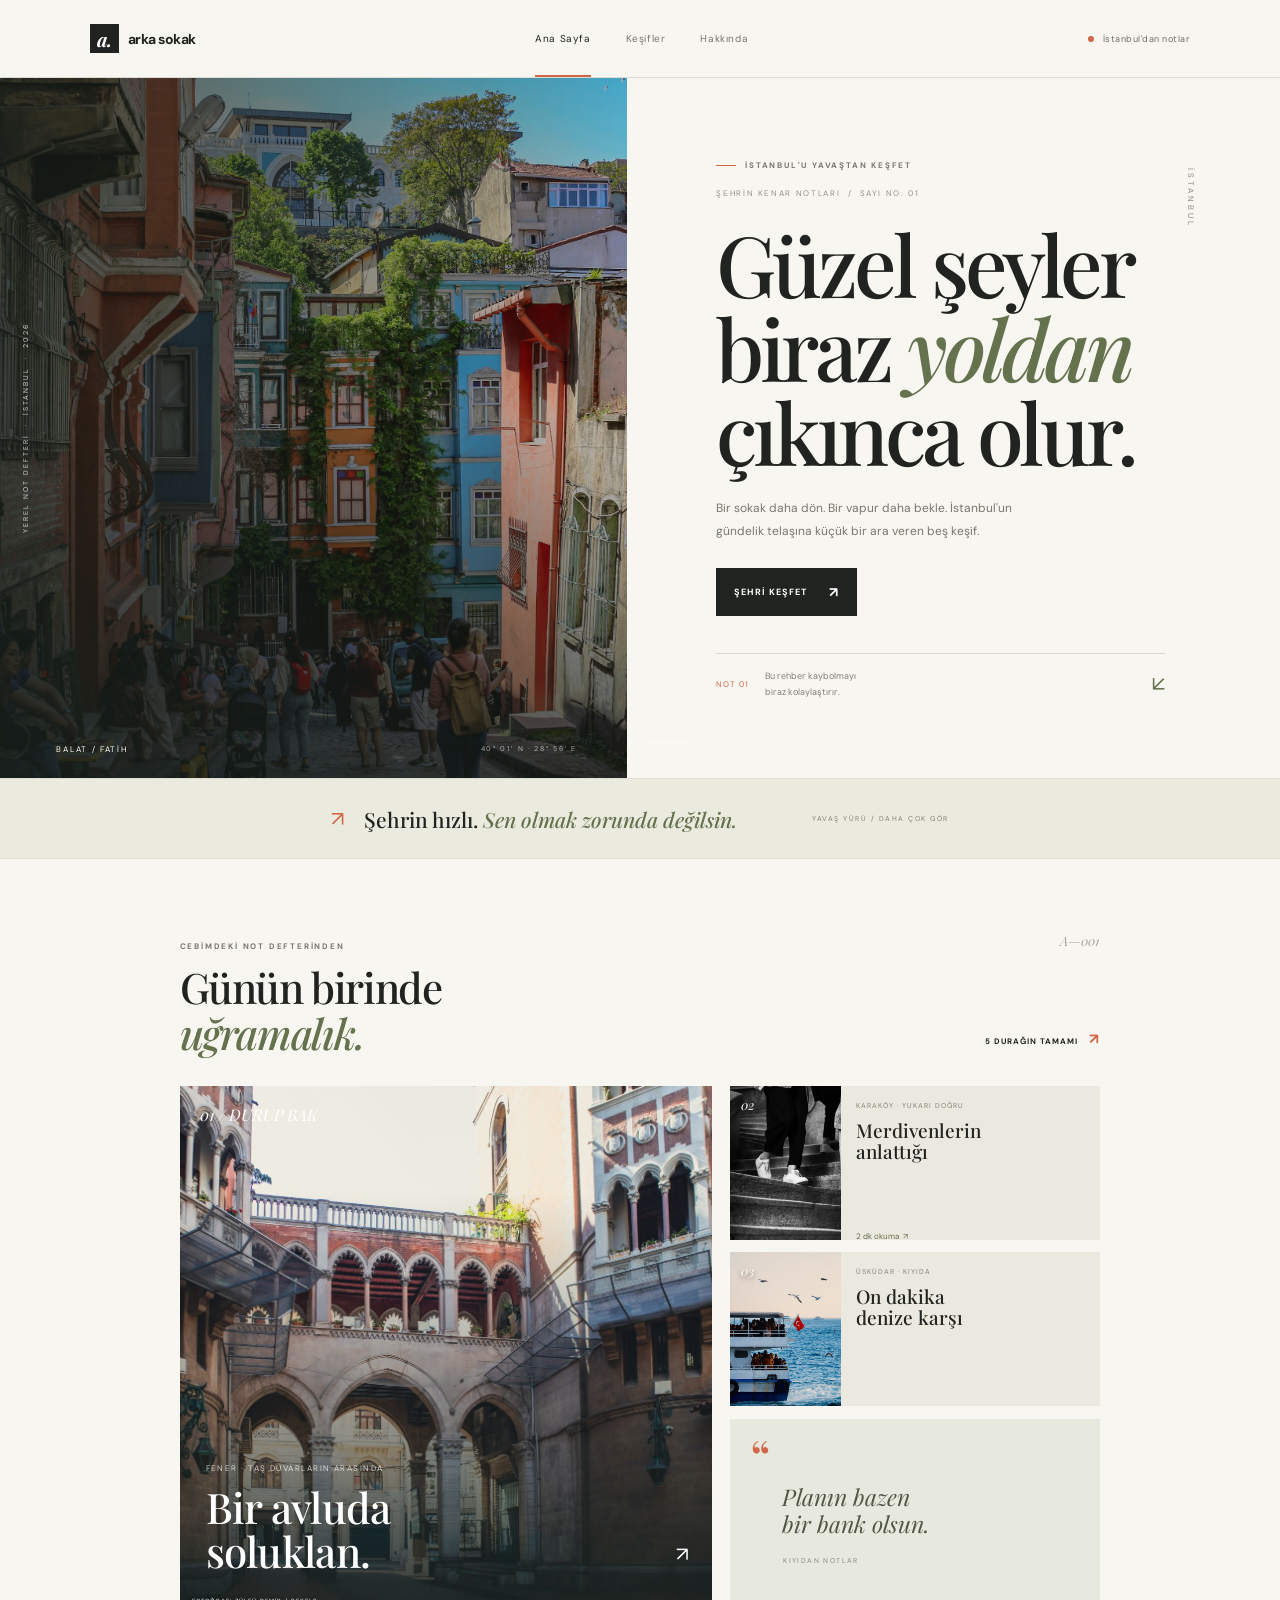
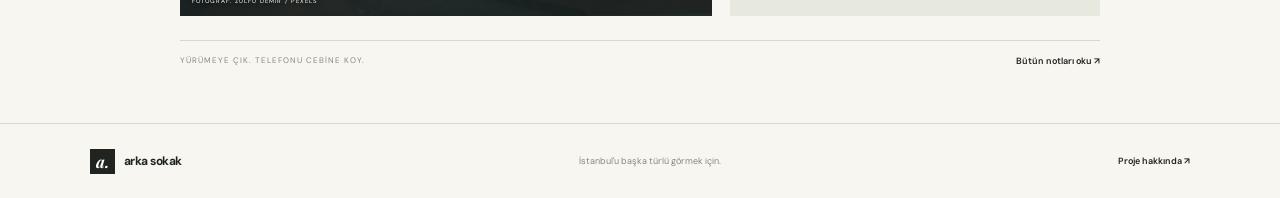
<file: index.html>
<!doctype html>
<html lang="tr">
<head>
  <meta charset="utf-8">
  <meta name="viewport" content="width=device-width, initial-scale=1">
  <meta name="description" content="İstanbul'un sakin avlularını, kıyı köşelerini ve kısa şehir kaçamaklarını keşfet.">
  <title>Arka Sokak — Şehrin sakin tarafı</title>
  <link rel="preconnect" href="https://fonts.googleapis.com">
  <link rel="preconnect" href="https://fonts.gstatic.com" crossorigin>
  <link href="https://fonts.googleapis.com/css2?family=DM+Sans:wght@400;500;600;700&family=Playfair+Display:wght@500;600;700&display=swap" rel="stylesheet">
  <link rel="stylesheet" href="style.css">
  <script src="script.js" defer></script>
</head>
<body>
  <header class="site-header">
    <a class="brand" href="index.html" aria-label="Arka Sokak ana sayfa"><span class="brand-mark">a.</span><span>arka sokak</span></a>
    <nav class="nav" aria-label="Ana menü">
      <a class="active" aria-current="page" href="index.html">Ana Sayfa</a>
      <a href="icerikler.html">Keşifler</a>
      <a href="hakkinda.html">Hakkında</a>
    </nav>
    <a class="header-note" href="icerikler.html"><span class="status-dot"></span> İstanbul'dan notlar</a>
  </header>

  <main class="editorial-home">
    <section class="home-hero">
      <div class="home-image" role="img" aria-label="Balat'ın renkli tarihi evleri ve taş sokakları"><div class="home-image-overlay"></div><p class="image-credit">BALAT / FATİH <span>40° 01′ N · 28° 56′ E</span></p></div>
      <div class="home-copy"><p class="eyebrow"><span class="eyebrow-line"></span> İSTANBUL'U YAVAŞTAN KEŞFET</p><p class="display-kicker">ŞEHRİN KENAR NOTLARI&nbsp; / &nbsp;SAYI NO. 01</p><h1>Güzel şeyler<br>biraz <em>yoldan</em><br>çıkınca olur.</h1><p class="hero-text">Bir sokak daha dön. Bir vapur daha bekle. İstanbul'un gündelik telaşına küçük bir ara veren beş keşif.</p><a class="button button-dark" href="icerikler.html">ŞEHRİ KEŞFET <span aria-hidden="true">↗</span></a><div class="home-annotation"><span>NOT 01</span><span>Bu rehber kaybolmayı<br>biraz kolaylaştırır.</span><span class="annotation-mark">↙</span></div></div>
      <div class="vertical-note">YEREL NOT DEFTERİ&nbsp; · &nbsp;İSTANBUL&nbsp; · &nbsp;2026</div>
      <div class="hero-pagination"><span>01</span><span class="page-line"></span><span>05</span></div>
    </section>
    <section class="manifesto-strip"><span class="manifesto-mark">↗</span><p>Şehrin hızlı. <em>Sen olmak zorunda değilsin.</em></p><span class="manifesto-side">YAVAŞ YÜRÜ / DAHA ÇOK GÖR</span></section>
    <section class="field-notes section-wrap"><div class="field-heading"><div><p class="eyebrow">CEBİMDEKİ NOT DEFTERİNDEN</p><h2>Günün birinde<br><em>uğramalık.</em></h2></div><a class="all-link" href="icerikler.html">5 DURAĞIN TAMAMI <span>↗</span></a><span class="field-number">A—001</span></div>
      <div class="editorial-grid"><a class="feature-note" href="icerikler.html"><img src="assets/courtyard.jpg" alt="İstanbul'da kemerli tarihi bir avlu" loading="lazy"><span class="photo-shade"></span><span class="feature-index">01 / DURUP BAK</span><span class="feature-copy"><small>FENER · TAŞ DUVARLARIN ARASINDA</small><strong>Bir avluda<br>soluklan.</strong></span><span class="feature-arrow">↗</span><span class="photo-credit">FOTOĞRAF: ZÜLFÜ DEMİR / PEXELS</span></a><div class="side-notes"><a class="side-note" href="icerikler.html"><span class="note-index">02</span><img src="assets/stairs.jpg" alt="İstanbul'da eski taş merdivenler" loading="lazy"><span class="side-note-copy"><small>KARAKÖY · YUKARI DOĞRU</small><strong>Merdivenlerin<br>anlattığı</strong><span>2 dk okuma&nbsp; ↗</span></span></a><a class="side-note" href="icerikler.html"><span class="note-index">03</span><img src="assets/ferry.jpg" alt="İstanbul Boğazı'nda yol alan şehir vapuru" loading="lazy"><span class="side-note-copy"><small>ÜSKÜDAR · KIYIDA</small><strong>On dakika<br>denize karşı</strong><span>3 dk okuma&nbsp; ↗</span></span></a><div class="side-pullquote"><span>“</span><p>Planın bazen<br>bir bank olsun.</p><small>KIYIDAN NOTLAR</small></div></div></div><div class="field-bottom"><span>YÜRÜMEYE ÇIK. TELEFONU CEBİNE KOY.</span><a href="icerikler.html">Bütün notları oku ↗</a></div>
    </section>
  </main>  <footer class="site-footer"><a class="brand footer-brand" href="index.html"><span class="brand-mark">a.</span><span>arka sokak</span></a><span>İstanbul'u başka türlü görmek için.</span><a href="hakkinda.html">Proje hakkında ↗</a></footer>
</body>
</html>
</file>
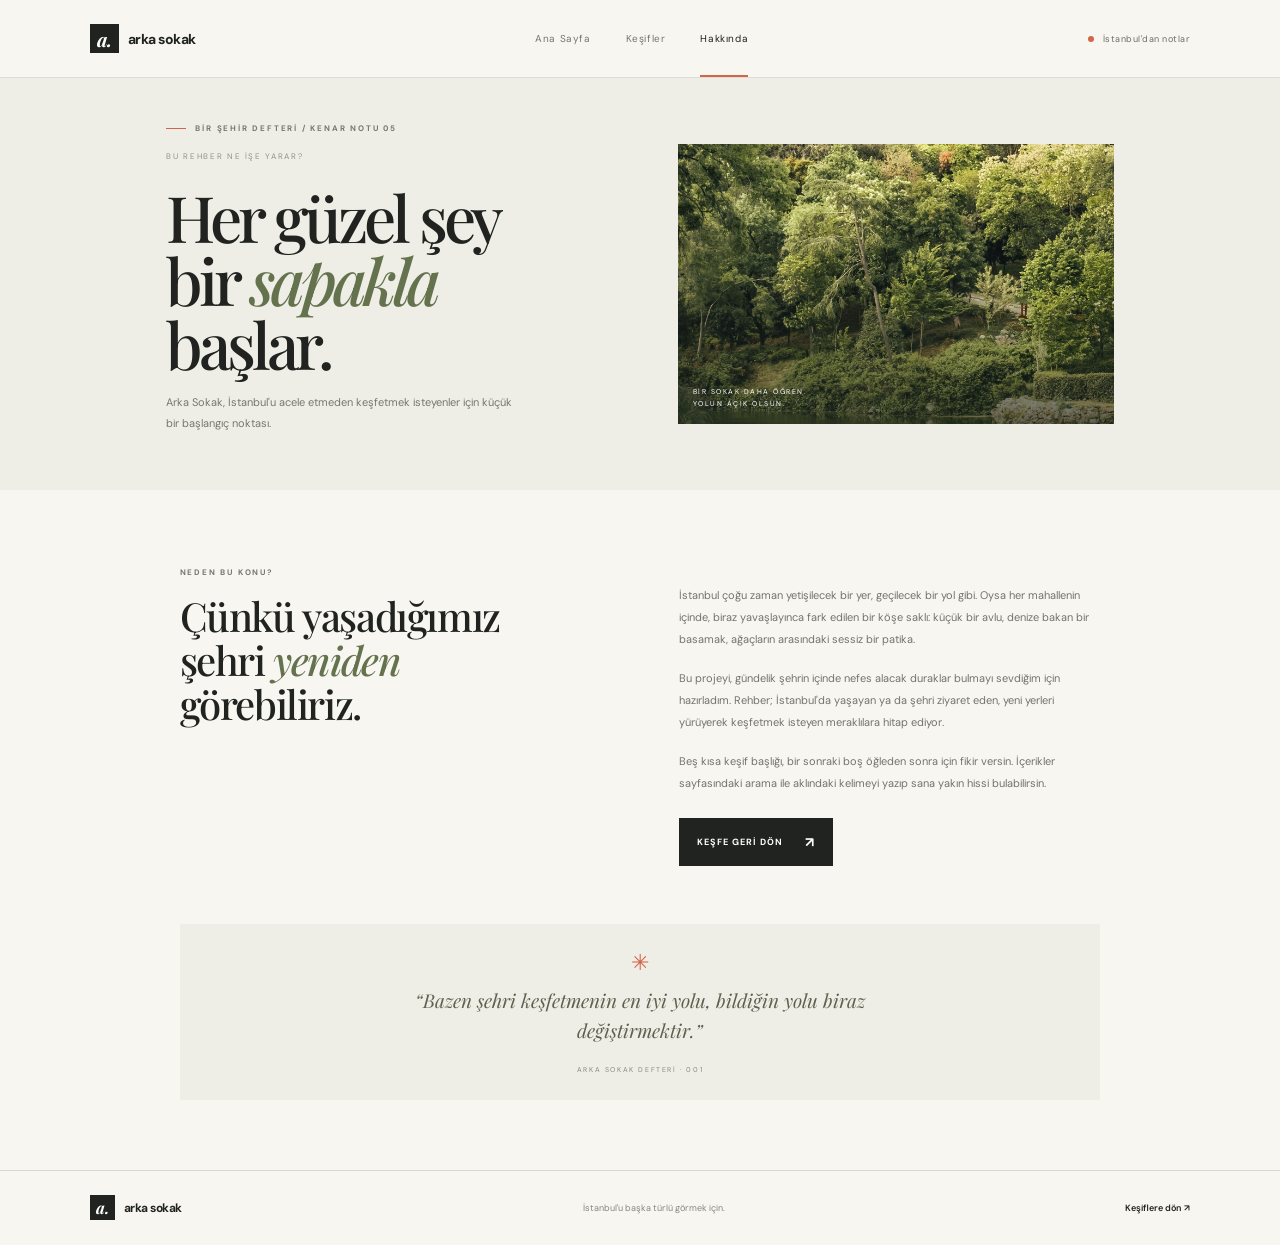
<file: hakkinda.html>
<!doctype html>
<html lang="tr">
<head>
  <meta charset="utf-8">
  <meta name="viewport" content="width=device-width, initial-scale=1">
  <meta name="description" content="Arka Sokak rehberinin amacı ve hazırlayanın proje notu.">
  <title>Hakkında — Arka Sokak</title>
  <link rel="preconnect" href="https://fonts.googleapis.com"><link rel="preconnect" href="https://fonts.gstatic.com" crossorigin>
  <link href="https://fonts.googleapis.com/css2?family=DM+Sans:wght@400;500;600;700&family=Playfair+Display:wght@500;600;700&display=swap" rel="stylesheet">
  <link rel="stylesheet" href="style.css"><script src="script.js" defer></script>
</head>
<body>
  <header class="site-header"><a class="brand" href="index.html" aria-label="Arka Sokak ana sayfa"><span class="brand-mark">a.</span><span>arka sokak</span></a><nav class="nav" aria-label="Ana menü"><a href="index.html">Ana Sayfa</a><a href="icerikler.html">Keşifler</a><a class="active" aria-current="page" href="hakkinda.html">Hakkında</a></nav><a class="header-note" href="icerikler.html"><span class="status-dot"></span> İstanbul'dan notlar</a></header>
  <main>
    <section class="about-hero"><div class="about-copy"><p class="eyebrow"><span class="eyebrow-line"></span> BİR ŞEHİR DEFTERİ / KENAR NOTU 05</p><p class="display-kicker">BU REHBER NE İŞE YARAR?</p><h1>Her güzel şey<br>bir <em>sapakla</em><br>başlar.</h1><p class="about-lead">Arka Sokak, İstanbul'u acele etmeden keşfetmek isteyenler için küçük bir başlangıç noktası.</p></div><div class="about-art"><img src="assets/park.jpg" alt="İstanbul'da yeşil bir parkta sakin bir yürüyüş yolu" loading="lazy"><span class="about-art-note">BİR SOKAK DAHA ÖĞREN.<br>YOLUN AÇIK OLSUN.</span></div></section>
    <section class="about-content section-wrap"><div class="about-columns"><div><p class="eyebrow">NEDEN BU KONU?</p><h2>Çünkü yaşadığımız<br>şehri <em>yeniden</em><br>görebiliriz.</h2></div><div class="about-prose"><p>İstanbul çoğu zaman yetişilecek bir yer, geçilecek bir yol gibi. Oysa her mahallenin içinde, biraz yavaşlayınca fark edilen bir köşe saklı: küçük bir avlu, denize bakan bir basamak, ağaçların arasındaki sessiz bir patika.</p><p>Bu projeyi, gündelik şehrin içinde nefes alacak duraklar bulmayı sevdiğim için hazırladım. Rehber; İstanbul'da yaşayan ya da şehri ziyaret eden, yeni yerleri yürüyerek keşfetmek isteyen meraklılara hitap ediyor.</p><p>Beş kısa keşif başlığı, bir sonraki boş öğleden sonra için fikir versin. İçerikler sayfasındaki arama ile aklındaki kelimeyi yazıp sana yakın hissi bulabilirsin.</p><a class="button button-dark" href="icerikler.html">KEŞFE GERİ DÖN <span aria-hidden="true">↗</span></a></div></div><div class="about-note"><span class="note-star">✳</span><p>“Bazen şehri keşfetmenin en iyi yolu, bildiğin yolu biraz değiştirmektir.”</p><span class="note-credit">ARKA SOKAK DEFTERİ · 001</span></div></section>
  </main>  <footer class="site-footer"><a class="brand footer-brand" href="index.html"><span class="brand-mark">a.</span><span>arka sokak</span></a><span>İstanbul'u başka türlü görmek için.</span><a href="icerikler.html">Keşiflere dön ↗</a></footer>
</body>
</html>
</file>
<file: style.css>
:root{--ink:#20231f;--muted:#797a70;--paper:#f7f6f0;--olive:#65724e;--line:#d9d8cf;--orange:#d26648;--serif:'Playfair Display',Georgia,serif;--sans:'DM Sans',Arial,sans-serif}*{box-sizing:border-box}html{scroll-behavior:smooth}body{margin:0;background:var(--paper);color:var(--ink);font-family:var(--sans);font-size:14px;-webkit-font-smoothing:antialiased}a{color:inherit;text-decoration:none}img{display:block;width:100%;height:100%;object-fit:cover}.site-header{height:78px;display:flex;align-items:center;justify-content:space-between;padding:0 7%;border-bottom:1px solid rgba(39,41,33,.13);position:relative;z-index:5;background:var(--paper)}.brand{display:flex;align-items:center;gap:9px;font-weight:700;letter-spacing:-.5px;font-size:14px}.brand-mark{display:grid;place-items:center;background:var(--ink);color:#fff;width:29px;height:29px;font-family:var(--serif);font-size:19px;font-style:italic}.nav{height:100%;display:flex;gap:35px;align-items:center}.nav a{height:100%;display:flex;align-items:center;color:#77776e;font-size:10px;letter-spacing:.6px;position:relative}.nav a:hover,.nav a.active{color:var(--ink)}.nav a.active:after{content:'';position:absolute;bottom:0;left:0;right:0;height:2px;background:var(--orange)}.header-note{font-size:9px;color:#6e6e65;display:flex;align-items:center;gap:9px;letter-spacing:.5px}.status-dot{width:6px;height:6px;background:var(--orange);border-radius:50%}.hero{max-width:1280px;margin:auto}.home-hero{position:relative;min-height:650px;padding:68px 9% 70px;display:grid;grid-template-columns:1.04fr .96fr;align-items:center;gap:7%;overflow:hidden}.home-image{position:absolute;top:0;left:0;bottom:0;width:49%;background:url('assets/balat.jpg') center 54%/cover no-repeat;z-index:-1}.home-image-overlay{position:absolute;inset:0;background:linear-gradient(90deg,#18201cb3,#18201c33 77%,transparent),linear-gradient(0deg,#171c19a6,transparent 52%)}.image-credit{position:absolute;bottom:24px;left:9%;right:8%;margin:0;color:white;font-size:8px;letter-spacing:1.7px;display:flex;justify-content:space-between}.image-credit span{font-size:7px;color:#ffffffa0}.home-copy{grid-column:2;position:relative;padding:14px 0 5px 20px}.home-copy:before{content:'İSTANBUL';position:absolute;right:-31px;top:22px;writing-mode:vertical-rl;font-size:8px;letter-spacing:3px;color:#89897e}.eyebrow{font-size:8px;letter-spacing:1.8px;color:#77776e;font-weight:700;margin:0 0 18px;display:flex;gap:9px;align-items:center}.eyebrow-line{width:20px;height:1px;background:var(--orange)}.home-image~.home-copy .eyebrow{color:#77776e}.display-kicker{font-size:8px;letter-spacing:1.65px;color:#939187;margin:0 0 24px}.home-copy h1,.content-hero h1,.about-hero h1{font:500 clamp(57px,6.6vw,88px)/.99 var(--serif);letter-spacing:-4px;margin:0 0 24px}.home-copy h1 em,.content-hero h1 em,.about-hero h1 em,.field-heading h2 em,.search-topline h2 em,.about-columns h2 em{font-weight:500;color:var(--olive)}.home-copy .hero-text{font-size:12px;line-height:1.9;color:#77776e;max-width:345px;margin-bottom:25px}.button{display:inline-flex;align-items:center;gap:22px;padding:15px 18px;font-size:9px;letter-spacing:1px;font-weight:700;transition:background .2s,transform .2s}.button:hover{background:var(--orange);transform:translateY(-2px)}.button-dark{background:var(--ink);color:white}.button span{font-size:14px}.home-annotation{margin-top:37px;border-top:1px solid var(--line);padding-top:13px;display:flex;gap:16px;align-items:center;color:#818178;font-size:9px;line-height:1.7}.home-annotation>span:first-child{color:var(--orange);font-size:8px;letter-spacing:1px}.annotation-mark{margin-left:auto;font-size:21px;color:var(--olive)}.vertical-note{position:absolute;left:21px;top:50%;writing-mode:vertical-rl;transform:translateY(-50%) rotate(180deg);font-size:7px;letter-spacing:2px;color:#ffffffc7}.hero-pagination{position:absolute;left:49%;bottom:31px;display:flex;align-items:center;gap:10px;font-size:8px;letter-spacing:1px;color:#fff}.hero-pagination span:last-child{color:#ffffff88}.page-line{height:1px;width:42px;background:#ffffff91}.manifesto-strip{min-height:81px;background:#eaeadf;display:flex;align-items:center;justify-content:center;gap:20px;padding:16px 6%;border-top:1px solid #dfded3;border-bottom:1px solid #dfded3}.manifesto-mark{font-size:21px;color:var(--orange)}.manifesto-strip p{font:500 21px var(--serif);margin:0}.manifesto-strip p em{color:var(--olive)}.manifesto-side{margin-left:55px;color:#838379;font-size:7px;letter-spacing:1.5px}.section-wrap{max-width:1100px;margin:0 auto;padding-left:7%;padding-right:7%}.field-notes{padding-top:82px;padding-bottom:56px}.field-heading{display:grid;grid-template-columns:1fr auto;align-items:end;position:relative;margin-bottom:30px}.field-heading .eyebrow{margin-bottom:13px}.field-heading h2,.search-topline h2,.about-columns h2{font:500 42px/1.1 var(--serif);letter-spacing:-1.4px;margin:0}.all-link{font-size:8px;font-weight:700;letter-spacing:1px;padding-bottom:7px}.all-link span{font-size:15px;color:var(--orange);margin-left:8px}.field-number{position:absolute;right:1px;top:-9px;font:italic 13px var(--serif);color:#a4a399}.editorial-grid{display:grid;grid-template-columns:1.18fr .82fr;gap:18px}.feature-note{position:relative;height:492px;overflow:hidden;color:white;isolation:isolate}.feature-note>img{position:absolute;inset:0;z-index:-2;transition:transform .5s}.feature-note:hover>img,.side-note:hover>img{transform:scale(1.04)}.photo-shade{position:absolute;inset:0;z-index:-1;background:linear-gradient(0deg,#18201de8 0,#18201d55 42%,transparent 80%)}.feature-index{position:absolute;top:18px;left:20px;font:italic 16px var(--serif)}.feature-copy{position:absolute;left:26px;bottom:42px;display:flex;flex-direction:column;gap:12px}.feature-copy small{font-size:8px;letter-spacing:1.45px;color:#ffffffbd}.feature-copy strong{font:500 42px/1.07 var(--serif);letter-spacing:-.7px}.feature-arrow{position:absolute;right:23px;bottom:49px;font-size:20px}.photo-credit{position:absolute;left:26px;bottom:14px;color:#ffffff9a;font-size:6px;letter-spacing:1.2px}.side-notes{display:flex;flex-direction:column;gap:12px}.side-note{height:154px;display:grid;grid-template-columns:111px 1fr;position:relative;overflow:hidden;background:#ebe9df}.side-note>img{transition:transform .4s;min-width:0}.note-index{position:absolute;z-index:2;top:10px;left:11px;color:white;font:italic 13px var(--serif);text-shadow:0 2px 5px #0008}.side-note-copy{padding:15px 10px 12px 15px;display:flex;flex-direction:column;align-items:flex-start}.side-note-copy small{font-size:7px;letter-spacing:1px;color:#838276;margin-bottom:10px}.side-note-copy strong{font:500 19px/1.1 var(--serif)}.side-note-copy>span{margin-top:auto;font-size:8px;color:var(--olive)}.side-pullquote{flex:1;min-height:156px;margin-top:1px;background:#e8e9de;position:relative;padding:18px 20px}.side-pullquote>span{font:50px/.8 var(--serif);color:var(--orange)}.side-pullquote p{font:italic 23px/1.15 var(--serif);margin:3px 0 12px 32px;color:#505749}.side-pullquote small{font-size:7px;letter-spacing:1.4px;color:#8b8a80;margin-left:33px}.field-bottom{border-top:1px solid var(--line);margin-top:24px;padding-top:14px;display:flex;justify-content:space-between;font-size:8px;letter-spacing:1px;color:#89887f}.field-bottom a{color:var(--ink);letter-spacing:0;font-size:9px;font-weight:600}.site-footer{border-top:1px solid var(--line);min-height:75px;padding:15px 7%;display:flex;align-items:center;justify-content:space-between;color:#88877e;font-size:9px}.footer-brand{color:var(--ink);font-size:12px}.footer-brand .brand-mark{width:25px;height:25px;font-size:16px}.site-footer>a:last-child{color:var(--ink);font-weight:600}.content-hero{padding:61px 10% 46px;display:grid;grid-template-columns:1fr .72fr;align-items:center;gap:8%;background:#eeeee6}.content-hero-inner{padding-left:5%}.content-hero .eyebrow{margin-bottom:16px}.content-hero .display-kicker{margin-bottom:18px}.content-hero h1{font-size:67px;margin-bottom:15px}.content-hero-inner>p:not(.eyebrow):not(.display-kicker){font-size:11px;line-height:1.8;color:#77776e;max-width:350px}.content-meta{display:flex;gap:23px;margin-top:23px;color:#77776e;font-size:7px;letter-spacing:1.35px}.content-meta span:first-child{color:var(--olive)}.content-hero-image{height:280px;position:relative}.content-hero-image:after{content:'';position:absolute;inset:45% 0 0;background:linear-gradient(0deg,#181d18ad,transparent)}.content-hero-image .image-credit{z-index:1;left:auto;right:12px;bottom:13px;font-size:7px}.discover{padding-top:48px;padding-bottom:78px}.search-topline{display:flex;align-items:end;justify-content:space-between;margin-bottom:23px}.search-topline .eyebrow{font-size:7px;margin-bottom:12px}.search-topline h2{font-size:33px}.search-issue{font-size:7px;letter-spacing:1.2px;color:#8b8a80;padding-bottom:5px}.search-panel{display:grid;grid-template-columns:190px 1fr auto;align-items:center;gap:19px;padding:14px 19px;background:#ecece3;margin-bottom:24px;border-top:1px solid #ddddd2;border-bottom:1px solid #ddddd2}.search-label{font-size:8px;font-weight:700;letter-spacing:1px}.search-label span{color:var(--orange);margin-right:8px}.search-input-wrap{height:42px;border:1px solid #d2d1c6;background:#f9f8f3;display:flex;align-items:center;padding:0 12px;gap:10px}.search-input-wrap:focus-within{border-color:var(--olive);box-shadow:0 0 0 2px #65724e22}.search-input-wrap>span{font-size:21px;color:var(--olive)}.search-input-wrap input{border:0;outline:none;background:transparent;font:10px var(--sans);color:var(--ink);width:100%;min-width:0}.search-input-wrap input::placeholder{color:#aaa99f}.clear-search{border:0;background:transparent;color:#77776e;font-size:19px;cursor:pointer;line-height:1}.clear-search:hover{color:var(--orange)}.result-count{margin:0;color:#77776e;font-size:9px;white-space:nowrap}.discovery-grid{display:grid;grid-template-columns:repeat(3,minmax(0,1fr));gap:20px 15px}.discovery-card{background:#fdfcf8;min-width:0;border:1px solid #e7e6dc;transition:transform .25s,box-shadow .25s}.discovery-card:hover{transform:translateY(-3px);box-shadow:0 9px 25px #302f2010}.discovery-photo{height:205px;position:relative;overflow:hidden;background:#d8d6ca}.discovery-photo img{transition:transform .45s}.discovery-card:hover .discovery-photo img{transform:scale(1.045)}.photo-number{position:absolute;top:12px;left:13px;color:#fff;font:italic 17px var(--serif);text-shadow:0 2px 8px #0009}.photo-credit{position:absolute;left:12px;bottom:11px;color:#fff;font-size:6px;letter-spacing:1px;text-shadow:0 1px 5px #000}.photo-location{position:absolute;right:11px;bottom:11px;color:white;font-size:6px;letter-spacing:1px;text-shadow:0 1px 5px #000}.discovery-body{padding:17px 16px 14px}.card-category{color:var(--olive);font-size:7px;letter-spacing:1.2px;font-weight:700;margin:0 0 9px}.card-category span{color:#aaa99f;font-weight:500}.discovery-body h2{font:500 22px var(--serif);letter-spacing:-.4px;margin:0 0 9px}.discovery-body>p:not(.card-category){font-size:9px;line-height:1.85;color:#7c7b72;margin:0 0 15px}.card-fact{border-top:1px solid #e9e8df;padding-top:11px;display:flex;gap:10px;align-items:center}.card-fact>span:first-child{font-size:6px;color:#99988d;letter-spacing:1px}.card-fact strong{font-size:8px;font-weight:600;color:#4c4d43}.card-arrow{margin-left:auto;font-size:13px;color:var(--orange)}.closing-card{background:#e8e9de;min-height:340px;padding:24px 21px;display:flex;flex-direction:column;align-items:flex-start}.closing-mark{font-size:27px;color:var(--orange);margin-bottom:36px}.closing-overline{font-size:7px;letter-spacing:1.4px;color:#7a7a6e;margin-bottom:11px}.closing-card strong{font:500 28px/1.08 var(--serif);color:#4e5944}.closing-link{margin-top:auto;font-size:7px;letter-spacing:1px;font-weight:700}.empty-state{background:#eeeee6;text-align:center;padding:34px 20px;color:#77776e;font-size:12px;line-height:1.8}.empty-state span{display:block;font-size:23px;color:var(--orange);margin-top:7px}.search-tip{margin-top:18px;display:flex;align-items:center;gap:9px;color:#8b8a80;font-size:8px}.search-tip>span{width:15px;height:15px;border:1px solid #a6a596;color:#747769;border-radius:50%;display:grid;place-items:center;font:italic 10px var(--serif)}.about-hero{min-height:412px;background:#eeeee6;display:grid;grid-template-columns:1fr 1fr;align-items:center;padding:43px 13%;gap:8%;overflow:hidden}.about-hero h1{font-size:64px;margin-bottom:17px}.about-lead{font-size:11px;line-height:1.9;color:#77776e;max-width:350px}.about-art{height:280px;position:relative;overflow:hidden}.about-art img{position:absolute;inset:0}.about-art:after{content:'';position:absolute;inset:45% 0 0;background:linear-gradient(0deg,#172019a8,transparent)}.about-art-note{position:absolute;z-index:2;left:15px;bottom:14px;color:white;font-size:7px;letter-spacing:1.5px;line-height:1.7}.about-content{padding-top:77px;padding-bottom:70px}.about-columns{display:grid;grid-template-columns:.9fr 1fr;gap:13%;align-items:start}.about-columns .eyebrow{margin-bottom:17px}.about-columns h2{font-size:40px}.about-prose{padding-top:6px}.about-prose p{font-size:11px;line-height:2;color:#74746c;margin-bottom:17px}.about-prose .button{margin-top:7px}.about-note{margin-top:58px;padding:24px 10%;background:#eeeee6;text-align:center;position:relative}.note-star{font-size:22px;color:var(--orange)}.about-note p{font:italic 19px/1.6 var(--serif);color:#5d624e;margin:8px auto 12px;max-width:570px}.note-credit{font-size:7px;letter-spacing:1.6px;color:#89887f}a:focus-visible,button:focus-visible,input:focus-visible{outline:3px solid #d26648;outline-offset:3px}@media(min-width:1200px){.home-hero{min-height:700px}.feature-note{height:530px}.discovery-photo{height:225px}}@media(max-width:760px){.site-header{height:70px;padding:0 5%}.header-note{display:none}.nav{gap:20px}.nav a{font-size:9px}.brand{font-size:13px}.home-hero{min-height:620px;padding:48px 7% 58px;grid-template-columns:1fr .9fr;gap:2%}.home-image{width:47%}.home-copy{padding-left:10px}.home-copy h1{font-size:60px}.home-copy .hero-text{font-size:11px}.home-annotation{margin-top:28px}.vertical-note{left:10px}.hero-pagination{left:46%}.manifesto-side{margin-left:15px}.manifesto-strip p{font-size:18px}.section-wrap{padding-left:6%;padding-right:6%}.field-notes{padding-top:65px}.editorial-grid{grid-template-columns:1.05fr .95fr;gap:12px}.feature-note{height:440px}.side-note{grid-template-columns:95px 1fr;height:137px}.side-note-copy{padding:12px 8px 10px 12px}.side-note-copy strong{font-size:17px}.content-hero{padding:48px 7%;gap:4%}.content-hero-inner{padding-left:0}.content-hero h1{font-size:55px}.content-hero-image{height:240px}.search-panel{grid-template-columns:150px 1fr auto;gap:12px;padding:13px}.discovery-grid{grid-template-columns:repeat(2,minmax(0,1fr));gap:14px}.discovery-photo{height:180px}.closing-card{min-height:300px}.about-hero{padding:40px 8%;gap:5%}.about-hero h1{font-size:49px}.about-art{height:235px}.about-content{padding-top:59px}.about-columns{gap:8%}.about-columns h2{font-size:34px}.site-footer{padding:15px 5%}.site-footer>span{display:none}}@media(max-width:520px){.site-header{padding:0 4%;height:66px}.nav{gap:12px}.nav a{font-size:8px;letter-spacing:0}.brand{gap:6px;font-size:11px}.brand-mark{width:24px;height:24px;font-size:16px}.home-hero{min-height:740px;display:flex;flex-direction:column;justify-content:flex-end;align-items:stretch;padding:0 7% 43px}.home-image{width:100%;height:52%;bottom:auto;background-position:center 54%}.home-image-overlay{background:linear-gradient(0deg,var(--paper) 0%,#f7f6f0e8 13%,transparent 48%),linear-gradient(90deg,#16201d4a,transparent)}.vertical-note{top:22%;left:11px;transform:translateY(-50%) rotate(180deg);font-size:6px}.hero-pagination{left:auto;right:7%;top:47%;bottom:auto;color:var(--ink)}.page-line{background:#838377}.hero-pagination span:last-child{color:#888}.home-copy{padding:0;position:relative}.home-copy:before{display:none}.home-copy .eyebrow{font-size:7px;margin-bottom:14px}.display-kicker{font-size:7px;margin-bottom:15px}.home-copy h1{font-size:57px;letter-spacing:-2.7px;margin-bottom:17px}.home-copy .hero-text{font-size:11px;max-width:320px}.home-annotation{margin-top:24px}.manifesto-strip{min-height:76px;justify-content:flex-start;gap:12px;padding:15px 6%}.manifesto-strip p{font-size:16px}.manifesto-side{display:none}.field-notes{padding-top:55px;padding-bottom:42px}.field-heading h2{font-size:36px}.field-heading .eyebrow{font-size:7px}.field-number{font-size:11px}.all-link{font-size:7px}.editorial-grid{grid-template-columns:1fr;gap:10px}.feature-note{height:390px}.feature-copy{left:20px;bottom:40px}.feature-copy strong{font-size:37px}.photo-credit{left:20px}.side-notes{display:grid;grid-template-columns:1fr 1fr;gap:9px}.side-note{height:226px;display:flex;flex-direction:column}.side-note>img{height:110px;flex:none}.side-note-copy{flex:1;padding:10px}.side-note-copy small{font-size:6px}.side-note-copy strong{font-size:17px}.side-note-copy>span{font-size:7px}.side-pullquote{grid-column:1/-1;min-height:128px;padding:13px 18px}.side-pullquote p{font-size:20px}.field-bottom{font-size:6px;letter-spacing:.65px}.field-bottom a{font-size:8px}.content-hero{padding:43px 7% 29px;grid-template-columns:1fr;gap:19px}.content-hero .eyebrow{font-size:7px}.content-hero h1{font-size:52px}.content-hero-inner>p:not(.eyebrow):not(.display-kicker){max-width:300px}.content-meta{font-size:6px;margin-top:16px}.content-hero-image{height:210px}.discover{padding-top:36px;padding-bottom:50px}.search-topline{align-items:flex-end;gap:10px}.search-topline h2{font-size:26px}.search-topline .eyebrow{font-size:6px}.search-issue{font-size:6px;text-align:right}.search-panel{grid-template-columns:1fr auto;gap:9px;padding:12px}.search-label{grid-column:1/-1}.search-input-wrap{grid-column:1;grid-row:2}.result-count{grid-column:2;grid-row:2}.discovery-grid{grid-template-columns:1fr;gap:12px}.discovery-photo{height:225px}.discovery-body{padding:16px}.discovery-body h2{font-size:24px}.discovery-body>p:not(.card-category){font-size:10px}.closing-card{min-height:240px;padding:20px}.closing-mark{margin-bottom:20px}.about-hero{grid-template-columns:1fr;padding:43px 7% 31px}.about-hero h1{font-size:54px}.about-art{height:225px}.about-content{padding-top:48px;padding-bottom:46px}.about-columns{grid-template-columns:1fr;gap:24px}.about-columns h2{font-size:36px}.about-prose p{font-size:10px}.about-note{margin-top:35px;padding:20px 7%}.about-note p{font-size:17px}.site-footer{min-height:66px}.footer-brand{font-size:11px}.site-footer>a:last-child{font-size:8px}}@media(prefers-reduced-motion:reduce){html{scroll-behavior:auto}*,*::before,*::after{transition:none!important}}

/* Discovery photo details */
button.discovery-photo{width:100%;padding:0;border:0;color:inherit;text-align:left;font:inherit;cursor:pointer}button.discovery-photo:focus-visible{outline:3px solid var(--orange);outline-offset:3px;z-index:3}.detail-dialog{width:min(820px,calc(100% - 32px));max-width:none;max-height:calc(100dvh - 32px);padding:0;border:0;background:var(--paper);color:var(--ink);box-shadow:0 24px 80px #0004;overflow:auto}.detail-dialog::backdrop{background:#151914b8;backdrop-filter:blur(3px)}.detail-dialog-inner{display:grid;grid-template-columns:1fr 1fr;min-height:420px;position:relative}.detail-dialog-media{min-height:420px;background:#e5e2d7}.detail-dialog-media img{position:sticky;top:0;height:100%;min-height:420px;max-height:calc(100dvh - 32px);object-fit:cover}.detail-dialog-copy{align-self:center;padding:48px 38px}.detail-dialog-copy .eyebrow{font-size:8px;line-height:1.7;margin:0 0 16px}.detail-dialog-copy h2{font:500 clamp(30px,4vw,42px)/1.12 var(--serif);letter-spacing:-.8px;margin:0 0 18px}.detail-dialog-text,.detail-dialog-extra{font-size:11px;line-height:1.9;color:#77776e;margin:0 0 14px}.detail-dialog-place{display:flex;gap:12px;align-items:center;border-top:1px solid var(--line);padding-top:15px;margin:22px 0 0}.detail-dialog-place span,.detail-dialog-credit{font-size:7px;letter-spacing:1.1px;color:#89887f}.detail-dialog-place strong{font-size:9px;font-weight:600}.detail-dialog-credit{margin:16px 0 0}.detail-dialog-close{position:absolute;z-index:2;right:12px;top:12px;width:36px;height:36px;border:0;background:var(--paper);color:var(--ink);font-size:24px;line-height:1;cursor:pointer;box-shadow:0 2px 10px #0002}.detail-dialog-close:hover{background:var(--orange);color:white}
@media(max-width:600px){.detail-dialog{width:calc(100% - 20px);max-height:calc(100dvh - 20px)}.detail-dialog-inner{grid-template-columns:1fr;min-height:0}.detail-dialog-media{min-height:0;height:min(42vh,300px)}.detail-dialog-media img{position:relative;min-height:0;height:100%;max-height:none}.detail-dialog-copy{padding:25px 22px 28px}.detail-dialog-copy h2{font-size:32px}}
</file>
